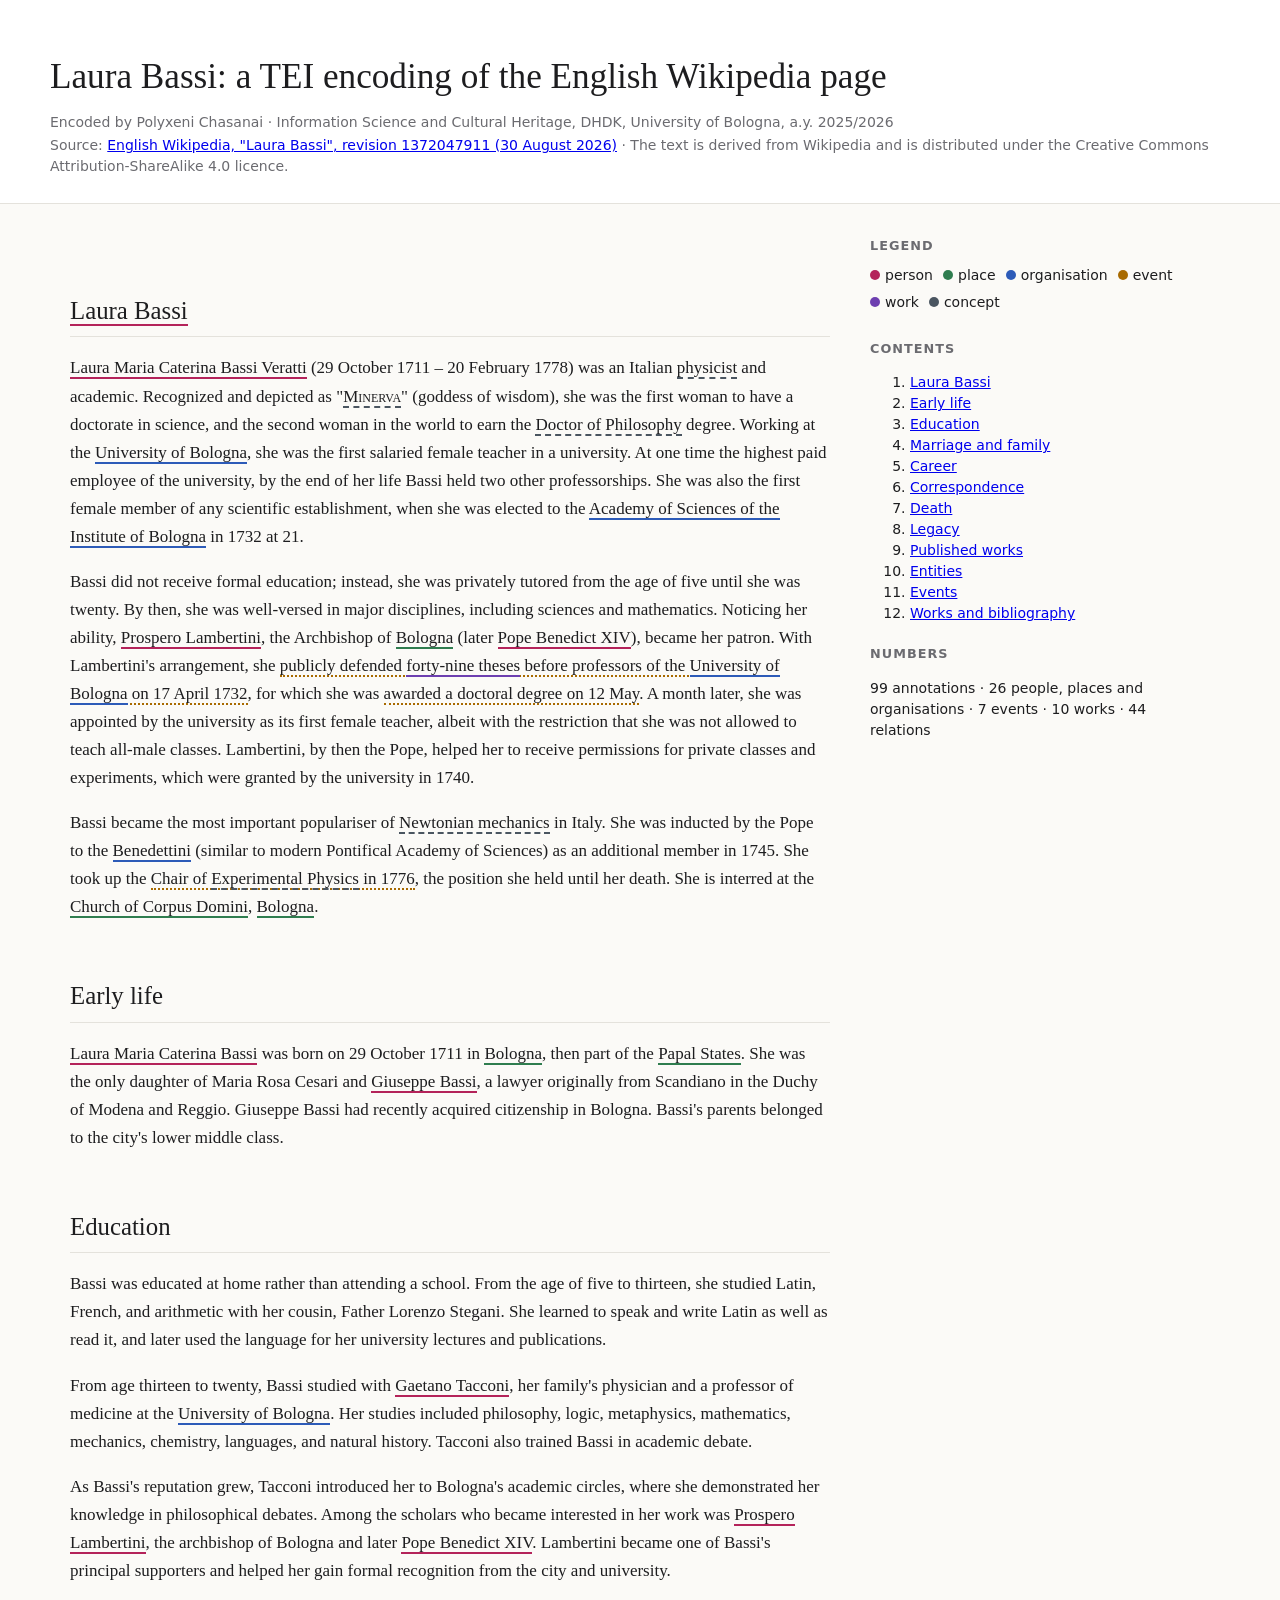
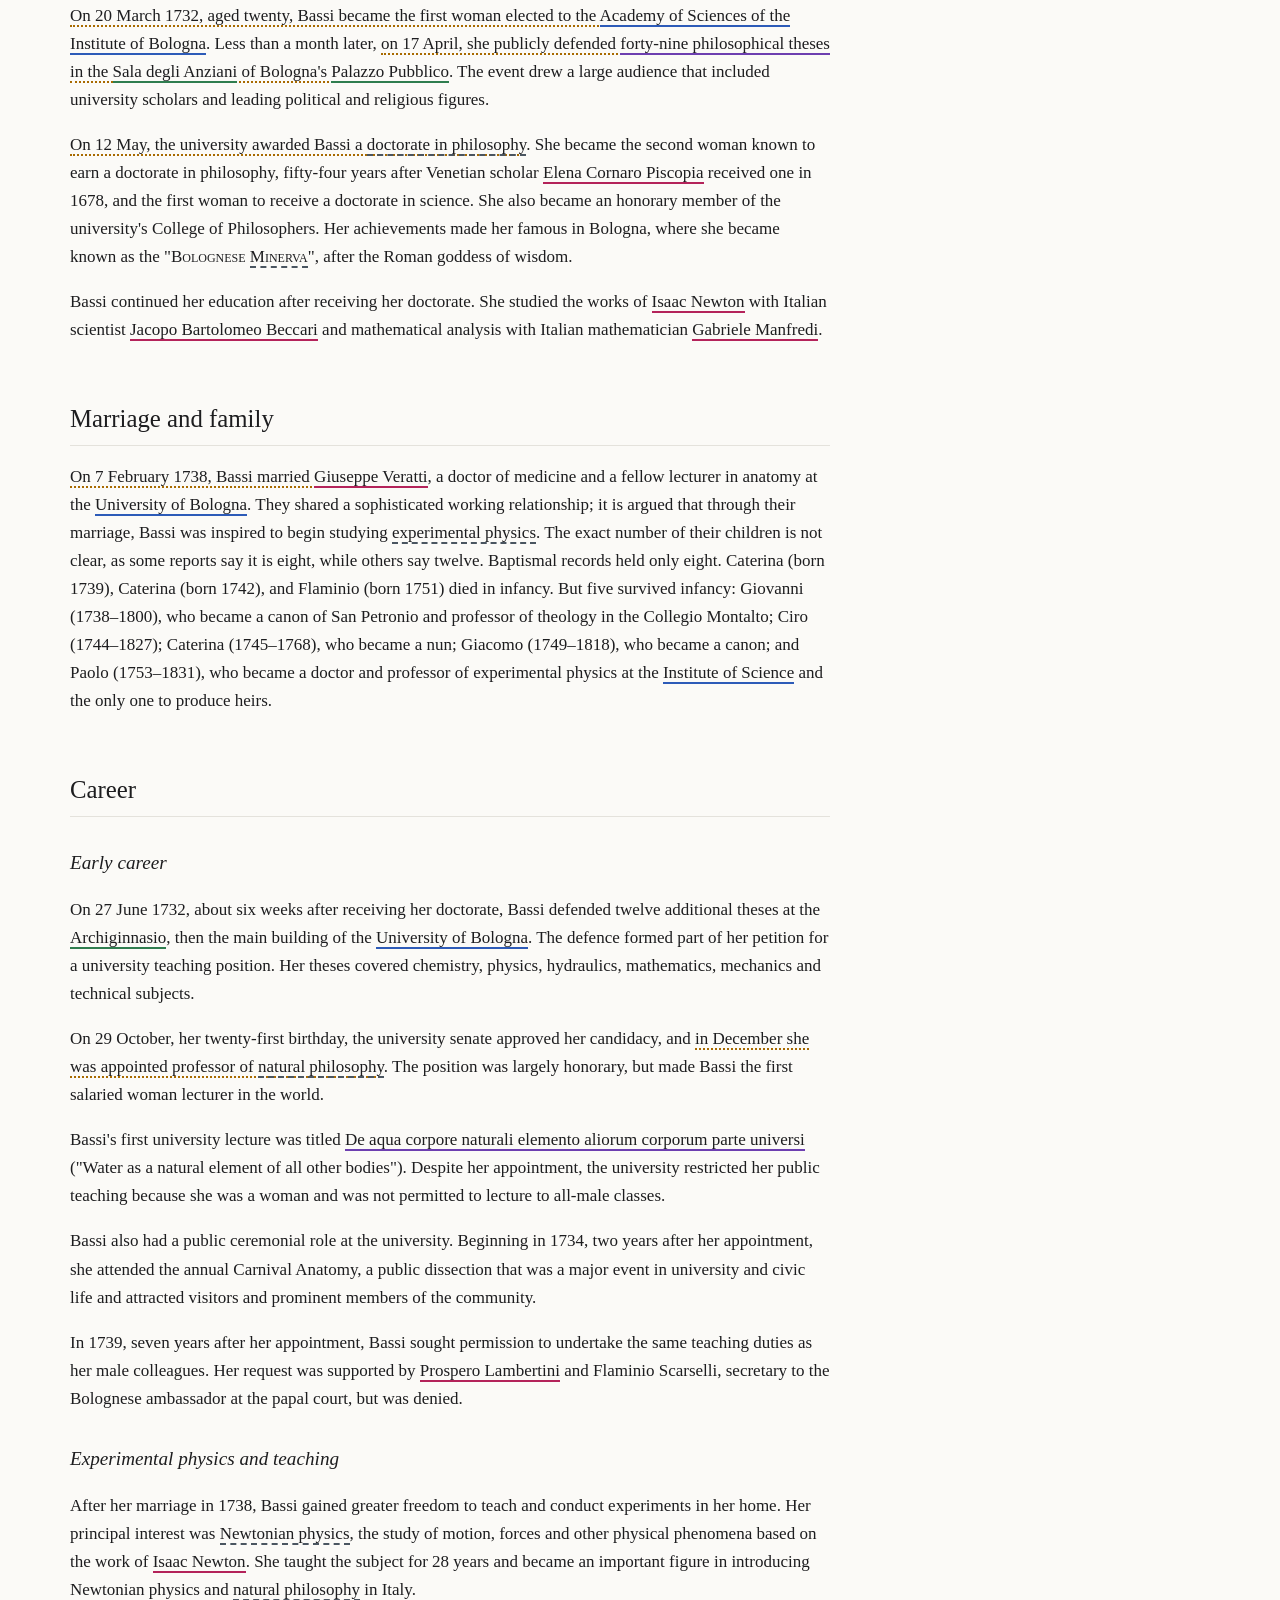
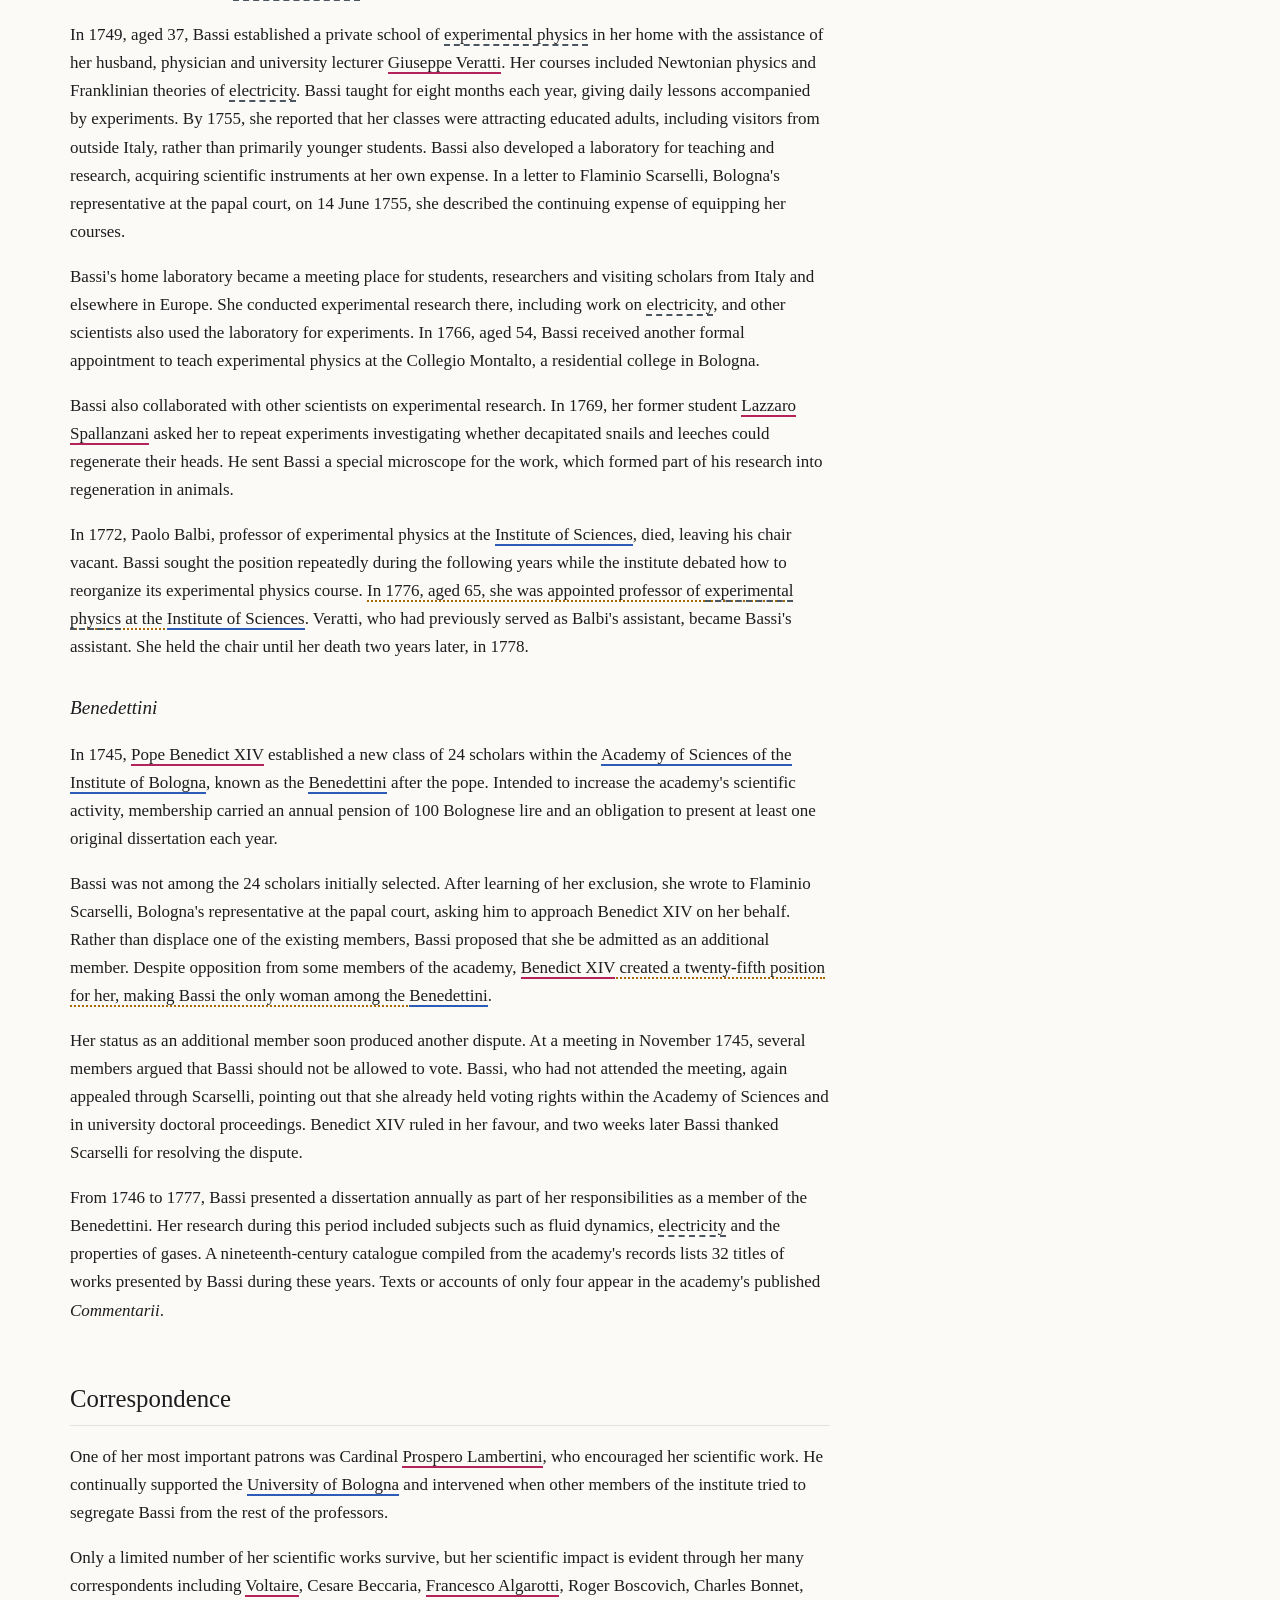
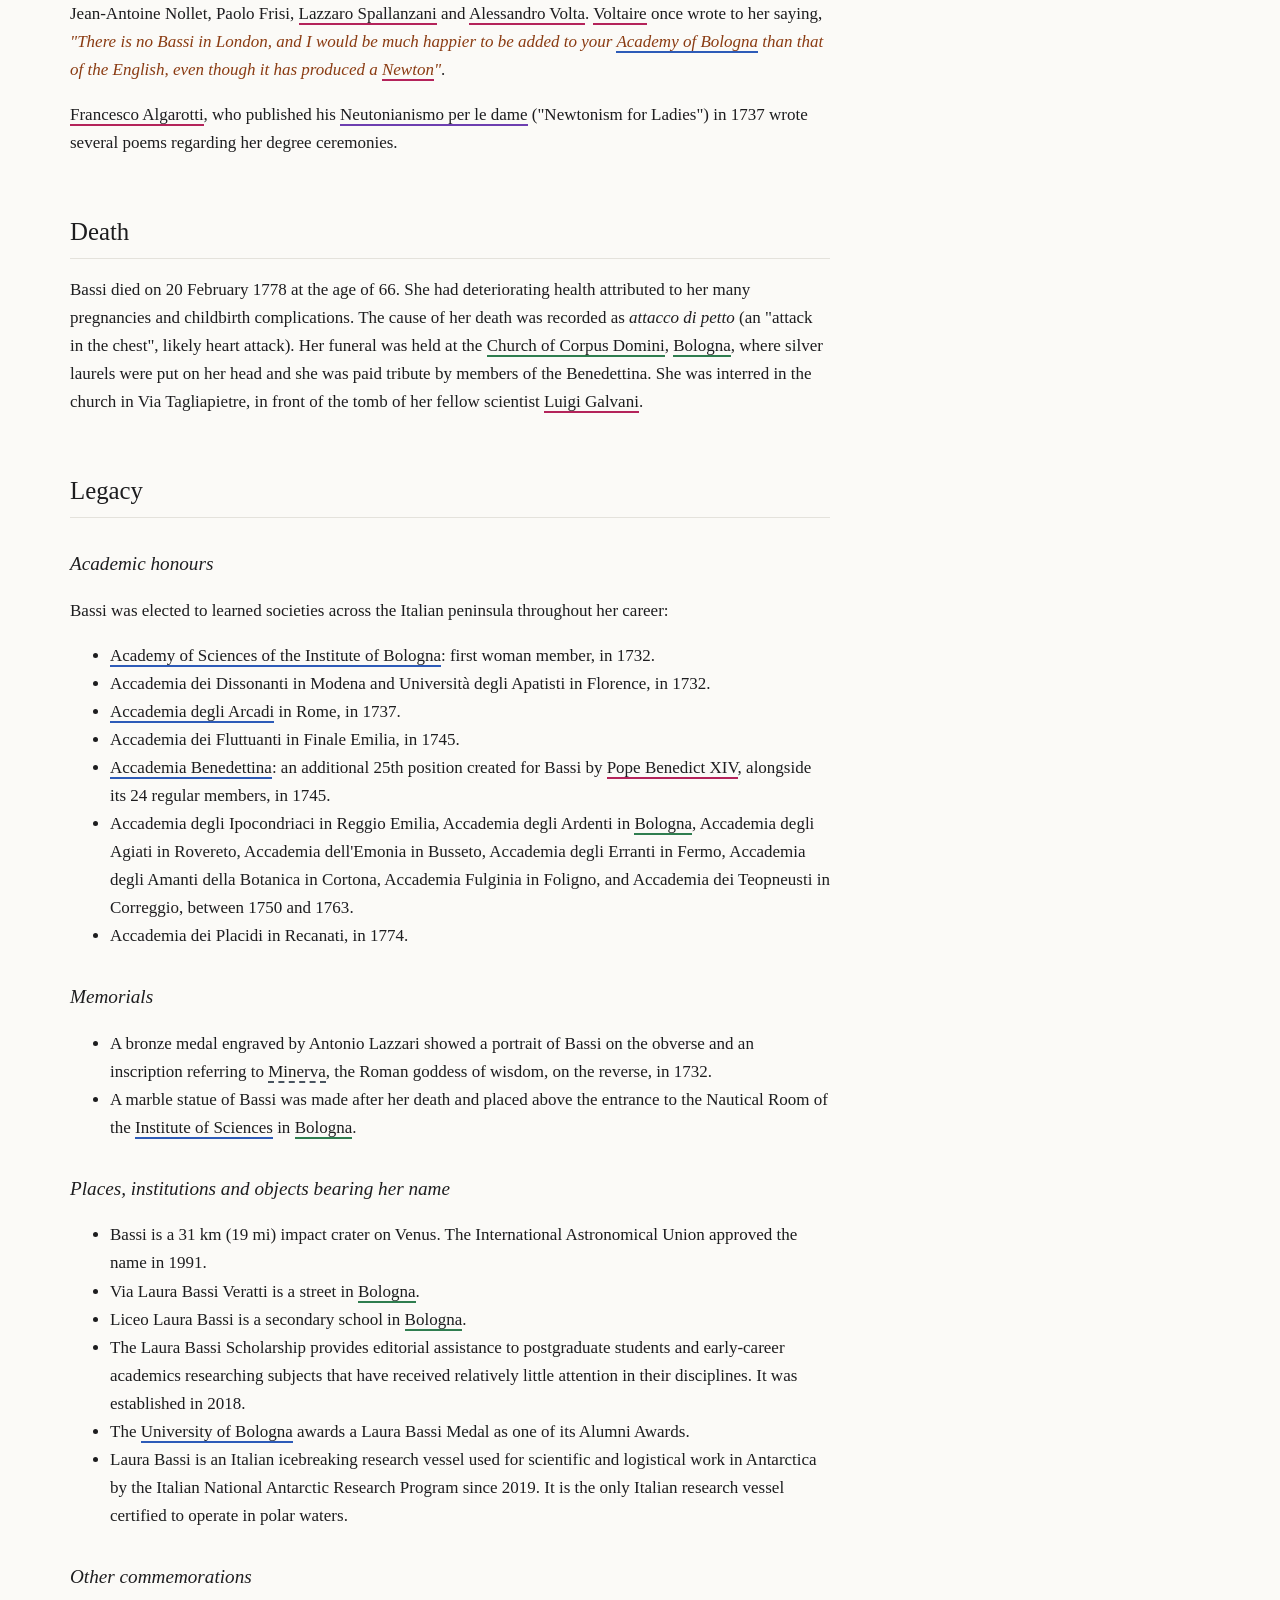
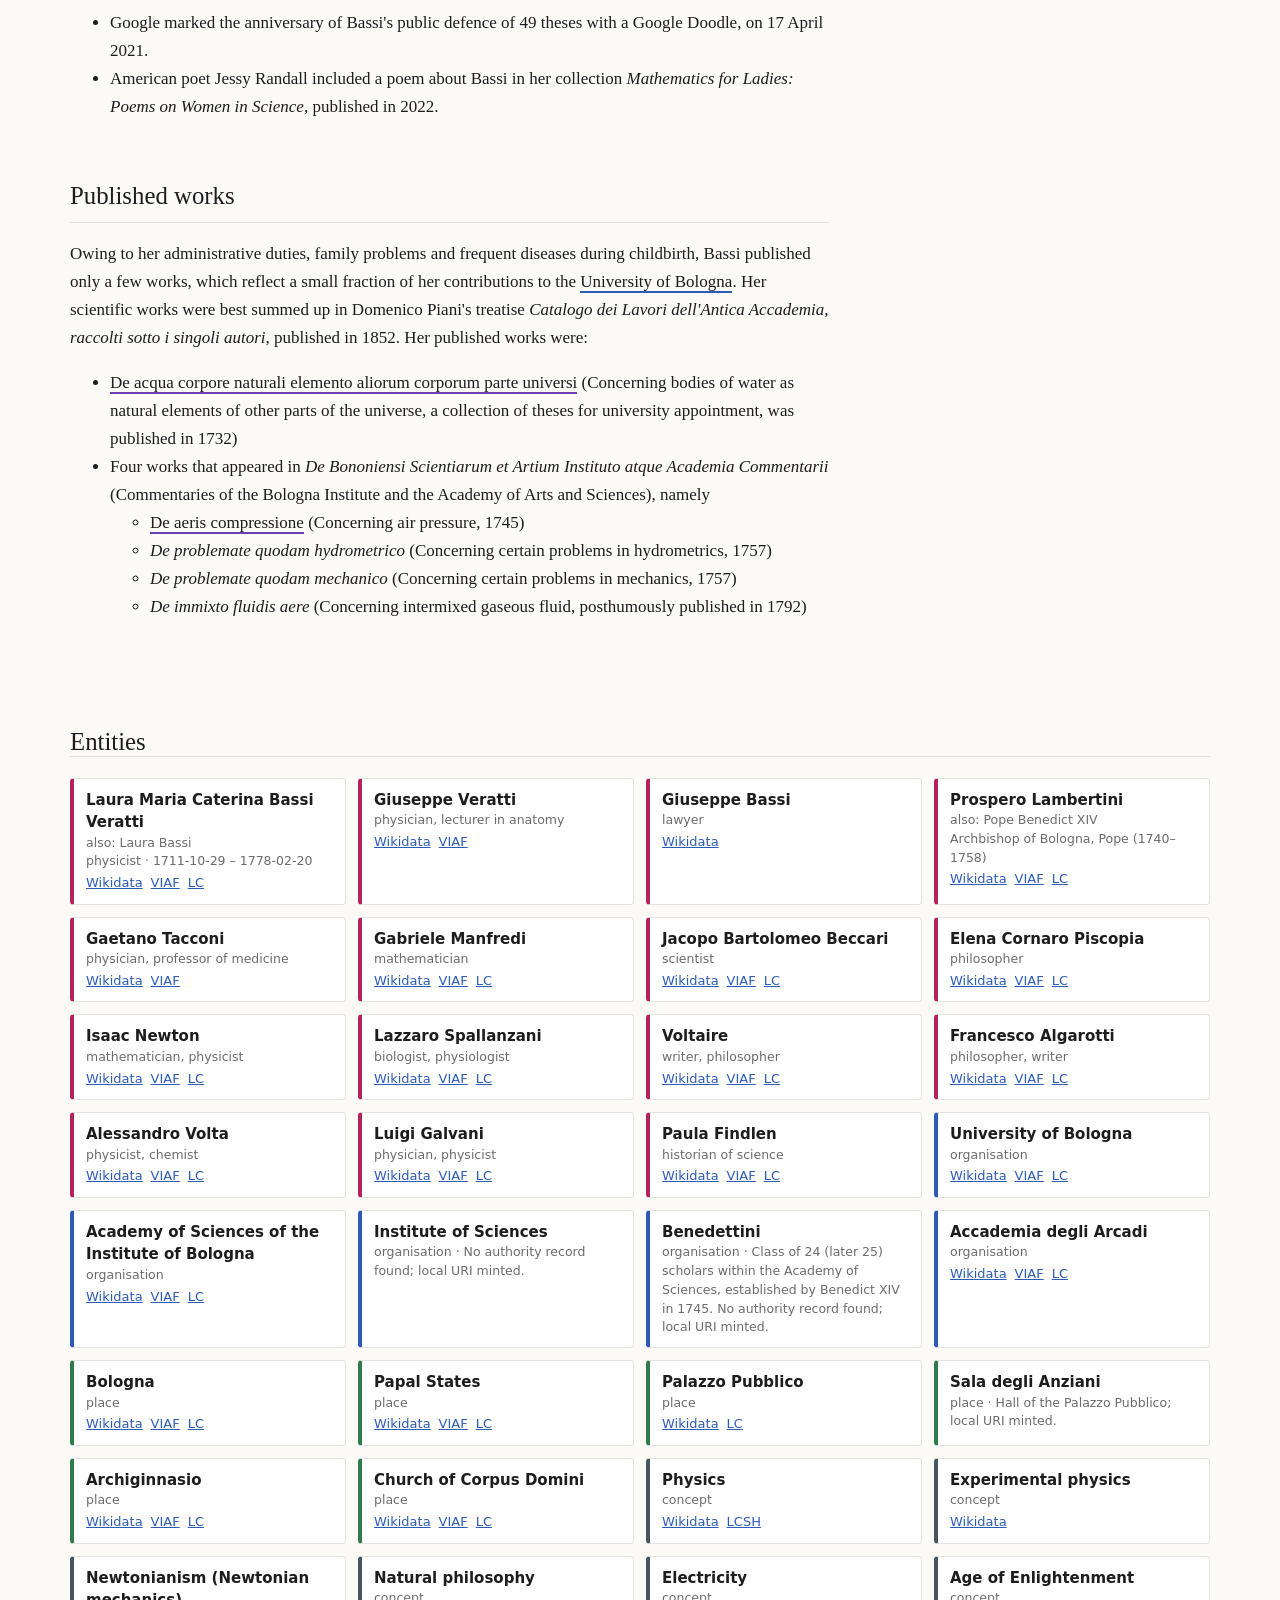
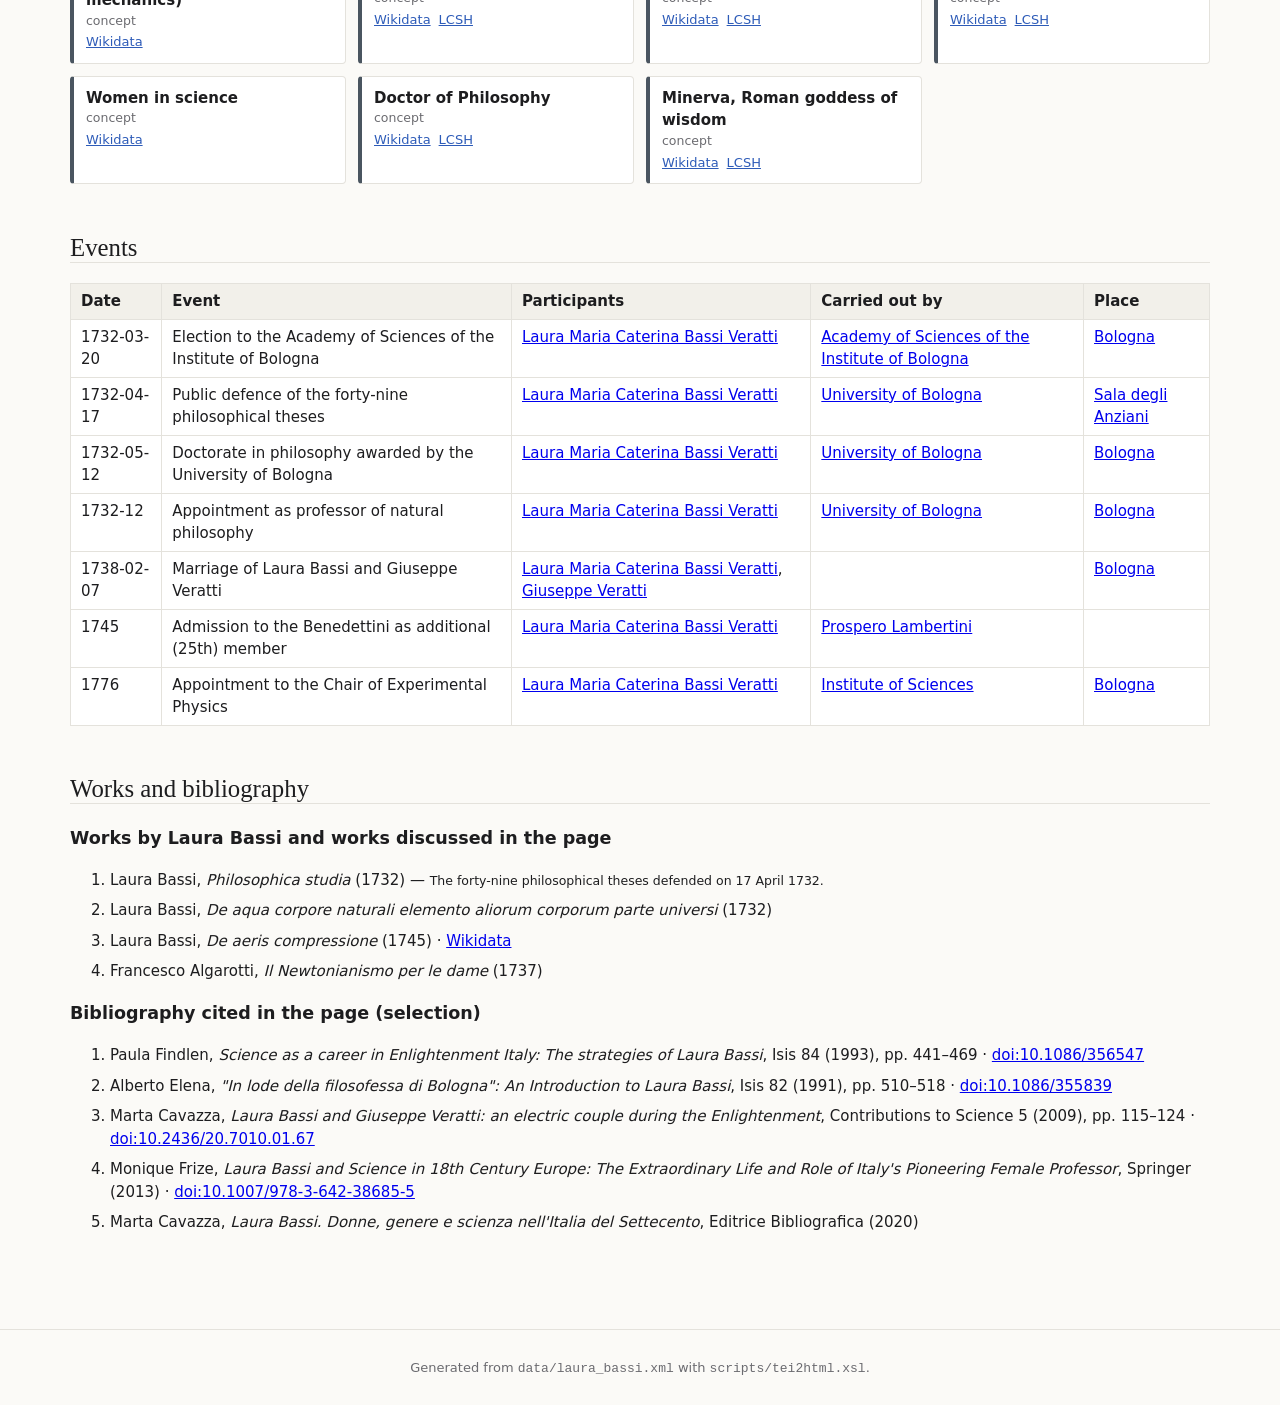
<file: output/laura_bassi.html>
<!DOCTYPE html>
<html lang="en">
<head>
<meta charset="UTF-8">
<meta name="viewport" content="width=device-width, initial-scale=1">
<title>Laura Bassi: a TEI encoding of the English Wikipedia page</title>
<link rel="schema.DC" href="http://purl.org/dc/elements/1.1/">
<meta name="DC.title" content="Laura Bassi: a TEI encoding of the English Wikipedia page">
<meta name="DC.creator" content="Polyxeni Chasanai">
<meta name="DC.source" content="https://en.wikipedia.org/w/index.php?title=Laura_Bassi&amp;oldid=1372047911">
<meta name="DC.rights" content="CC BY-SA 4.0">
<meta name="DC.language" content="en">
<style>
          :root { --ink:#1d1d1f; --muted:#6b6b70; --line:#e4e2dc; --paper:#fbfaf7;
                  --person:#b4235a; --place:#2f7d4f; --org:#2d5bb8; --event:#a86a00;
                  --work:#6d3fb0; --concept:#4a5560; --quote:#8a3b12; }
          * { box-sizing:border-box; }
          body { margin:0; background:var(--paper); color:var(--ink);
                 font:17px/1.65 Georgia, "Times New Roman", serif; }
          header.page { padding:48px 20px 24px; border-bottom:1px solid var(--line); background:#fff; }
          header.page .inner, main { max-width:1180px; margin:0 auto; }
          header.page h1 { font-size:2.2rem; margin:0 0 6px; font-weight:normal; }
          header.page p { margin:2px 0; color:var(--muted); font:14px/1.5 system-ui, sans-serif; }
          main { display:grid; grid-template-columns:minmax(0,1fr) 340px; gap:40px; padding:32px 20px 80px; }
          article h2 { font-weight:normal; font-size:1.55rem; margin:2.2em 0 .4em; border-bottom:1px solid var(--line); padding-bottom:.2em; }
          article h3 { font-weight:normal; font-style:italic; font-size:1.2rem; margin:1.6em 0 .3em; }
          aside { font:14px/1.5 system-ui, sans-serif; }
          aside section { position:sticky; top:16px; }
          aside h2 { font-size:.8rem; text-transform:uppercase; letter-spacing:.08em; color:var(--muted); margin:0 0 10px; }
          .legend span { display:inline-block; margin:0 10px 6px 0; }
          .e { text-decoration:none; color:inherit; border-bottom:2px solid; }
          .e:hover { background:#fff3c4; }
          .person{border-color:var(--person)} .place{border-color:var(--place)} .org{border-color:var(--org)}
          .event{border-color:var(--event); border-bottom-style:dotted} .work{border-color:var(--work)} .concept{border-color:var(--concept); border-bottom-style:dashed}
          .dot{display:inline-block;width:10px;height:10px;border-radius:50%;margin-right:5px;vertical-align:baseline}
          q.quote { color:var(--quote); font-style:italic; quotes:none; }
          .foreign, .title-it { font-style:italic; }
          .socalled { font-variant:small-caps; }
          section.lists { grid-column:1 / -1; font:15px/1.5 system-ui, sans-serif; }
          section.lists h2 { font:normal 1.55rem Georgia, serif; border-bottom:1px solid var(--line); margin-top:2em; }
          .cards { display:grid; grid-template-columns:repeat(auto-fill,minmax(250px,1fr)); gap:12px; }
          .card { background:#fff; border:1px solid var(--line); border-left:4px solid; padding:10px 12px; border-radius:4px; }
          .card:target { outline:3px solid #f3c64b; }
          .card b { display:block; }
          .card small { color:var(--muted); display:block; }
          .card a { color:var(--org); font-size:13px; margin-right:8px; }
          table { border-collapse:collapse; width:100%; background:#fff; }
          th, td { border:1px solid var(--line); padding:6px 10px; text-align:left; vertical-align:top; }
          th { background:#f2f0ea; font-weight:600; }
          ol.bibl li { margin-bottom:8px; }
          footer { text-align:center; color:var(--muted); font:13px system-ui, sans-serif; padding:30px 20px; border-top:1px solid var(--line); }
          @media (max-width:900px) { main { grid-template-columns:1fr; } aside section { position:static; } }
        </style>
</head>
<body>
<header class="page"><div class="inner">
<h1>Laura Bassi: a TEI encoding of the English Wikipedia page</h1>
<p>Encoded by Polyxeni Chasanai · Information Science and Cultural Heritage, DHDK, University of Bologna, a.y. 2025/2026</p>
<p>Source: <a href="https://en.wikipedia.org/w/index.php?title=Laura_Bassi&amp;oldid=1372047911">English Wikipedia, "Laura Bassi", revision 1372047911 (30 August 2026)</a> · The text is derived from Wikipedia and is distributed under the Creative Commons Attribution-ShareAlike 4.0 licence.</p>
</div></header><main><article>
      <section id="id1">
        <h2><a class="e person" href="#laura_bassi" title="person: Laura Maria Caterina Bassi Veratti">Laura Bassi</a></h2>
        <p><a class="e person" href="#laura_bassi" title="person: Laura Maria Caterina Bassi Veratti">Laura Maria Caterina Bassi Veratti</a> (<time datetime="1711-10-29">29 October 1711</time> – <time datetime="1778-02-20">20 February 1778</time>) was an Italian <a class="e concept" href="#physics" title="concept: Physics">physicist</a> and academic. Recognized and depicted as <span class="socalled">"<a class="e concept" href="#minerva" title="concept: Minerva, Roman goddess of wisdom">Minerva</a>"</span> (goddess of wisdom), she was the first woman to have a doctorate in science, and the second woman in the world to earn the <a class="e concept" href="#doctorate" title="concept: Doctor of Philosophy">Doctor of Philosophy</a> degree. Working at the <a class="e org" href="#unibo" title="org: University of Bologna">University of Bologna</a>, she was the first salaried female teacher in a university. At one time the highest paid employee of the university, by the end of her life Bassi held two other professorships. She was also the first female member of any scientific establishment, when she was elected to the <a class="e org" href="#academy_sciences_bologna" title="org: Academy of Sciences of the Institute of Bologna">Academy of Sciences of the Institute of Bologna</a> in <time datetime="1732">1732</time> at 21.</p>
        <p>Bassi did not receive formal education; instead, she was privately tutored from the age of five until she was twenty. By then, she was well-versed in major disciplines, including sciences and mathematics. Noticing her ability, <a class="e person" href="#benedict_xiv" title="person: Prospero Lambertini">Prospero Lambertini</a>, the Archbishop of <a class="e place" href="#bologna" title="place: Bologna">Bologna</a> (later <a class="e person" href="#benedict_xiv" title="person: Prospero Lambertini">Pope Benedict XIV</a>), became her patron. With Lambertini's arrangement, she <a class="e event" href="#thesis_defence_1732" title="event: Public defence of the forty-nine philosophical theses">publicly defended <span class="e work" title="work: Philosophica studia">forty-nine theses</span> before professors of the <span class="e org" title="org: University of Bologna">University of Bologna</span> on <time datetime="1732-04-17">17 April 1732</time></a>, for which she was <a class="e event" href="#doctorate_1732" title="event: Doctorate in philosophy awarded by the University of Bologna">awarded a doctoral degree on <time datetime="1732-05-12">12 May</time></a>. A month later, she was appointed by the university as its first female teacher, albeit with the restriction that she was not allowed to teach all-male classes. Lambertini, by then the Pope, helped her to receive permissions for private classes and experiments, which were granted by the university in <time datetime="1740">1740</time>.</p>
        <p>Bassi became the most important populariser of <a class="e concept" href="#newtonianism" title="concept: Newtonianism (Newtonian mechanics)">Newtonian mechanics</a> in Italy. She was inducted by the Pope to the <a class="e org" href="#benedettini" title="org: Benedettini">Benedettini</a> (similar to modern Pontifical Academy of Sciences) as an additional member in <time datetime="1745">1745</time>. She took up the <a class="e event" href="#chair_1776" title="event: Appointment to the Chair of Experimental Physics">Chair of <span class="e concept" title="concept: Experimental physics">Experimental Physics</span> in <time datetime="1776">1776</time></a>, the position she held until her death. She is interred at the <a class="e place" href="#corpus_domini" title="place: Church of Corpus Domini">Church of Corpus Domini</a>, <a class="e place" href="#bologna" title="place: Bologna">Bologna</a>.</p>
      </section>

      <section id="id2">
        <h2>Early life</h2>
        <p><a class="e person" href="#laura_bassi" title="person: Laura Maria Caterina Bassi Veratti">Laura Maria Caterina Bassi</a> was born on <time datetime="1711-10-29">29 October 1711</time> in <a class="e place" href="#bologna" title="place: Bologna">Bologna</a>, then part of the <a class="e place" href="#papal_states" title="place: Papal States">Papal States</a>. She was the only daughter of Maria Rosa Cesari and <a class="e person" href="#giuseppe_bassi" title="person: Giuseppe Bassi">Giuseppe Bassi</a>, a lawyer originally from Scandiano in the Duchy of Modena and Reggio. Giuseppe Bassi had recently acquired citizenship in Bologna. Bassi's parents belonged to the city's lower middle class.</p>
      </section>

      <section id="id3">
        <h2>Education</h2>
        <p>Bassi was educated at home rather than attending a school. From the age of five to thirteen, she studied Latin, French, and arithmetic with her cousin, Father Lorenzo Stegani. She learned to speak and write Latin as well as read it, and later used the language for her university lectures and publications.</p>
        <p>From age thirteen to twenty, Bassi studied with <a class="e person" href="#gaetano_tacconi" title="person: Gaetano Tacconi">Gaetano Tacconi</a>, her family's physician and a professor of medicine at the <a class="e org" href="#unibo" title="org: University of Bologna">University of Bologna</a>. Her studies included philosophy, logic, metaphysics, mathematics, mechanics, chemistry, languages, and natural history. Tacconi also trained Bassi in academic debate.</p>
        <p>As Bassi's reputation grew, Tacconi introduced her to Bologna's academic circles, where she demonstrated her knowledge in philosophical debates. Among the scholars who became interested in her work was <a class="e person" href="#benedict_xiv" title="person: Prospero Lambertini">Prospero Lambertini</a>, the archbishop of Bologna and later <a class="e person" href="#benedict_xiv" title="person: Prospero Lambertini">Pope Benedict XIV</a>. Lambertini became one of Bassi's principal supporters and helped her gain formal recognition from the city and university.</p>
        <p><a class="e event" href="#academy_election_1732" title="event: Election to the Academy of Sciences of the Institute of Bologna">On <time datetime="1732-03-20">20 March 1732</time>, aged twenty, Bassi became the first woman elected to the <span class="e org" title="org: Academy of Sciences of the Institute of Bologna">Academy of Sciences of the Institute of Bologna</span></a>. Less than a month later, <a class="e event" href="#thesis_defence_1732" title="event: Public defence of the forty-nine philosophical theses">on <time datetime="1732-04-17">17 April</time>, she publicly defended <span class="e work" title="work: Philosophica studia">forty-nine philosophical theses</span> in the <span class="e place" title="place: Sala degli Anziani">Sala degli Anziani</span> of Bologna's <span class="e place" title="place: Palazzo Pubblico">Palazzo Pubblico</span></a>. The event drew a large audience that included university scholars and leading political and religious figures.</p>
        <p><a class="e event" href="#doctorate_1732" title="event: Doctorate in philosophy awarded by the University of Bologna">On <time datetime="1732-05-12">12 May</time>, the university awarded Bassi a <span class="e concept" title="concept: Doctor of Philosophy">doctorate in philosophy</span></a>. She became the second woman known to earn a doctorate in philosophy, fifty-four years after Venetian scholar <a class="e person" href="#elena_cornaro" title="person: Elena Cornaro Piscopia">Elena Cornaro Piscopia</a> received one in <time datetime="1678">1678</time>, and the first woman to receive a doctorate in science. She also became an honorary member of the university's College of Philosophers. Her achievements made her famous in Bologna, where she became known as the <span class="socalled">"Bolognese <a class="e concept" href="#minerva" title="concept: Minerva, Roman goddess of wisdom">Minerva</a>"</span>, after the Roman goddess of wisdom.</p>
        <p>Bassi continued her education after receiving her doctorate. She studied the works of <a class="e person" href="#isaac_newton" title="person: Isaac Newton">Isaac Newton</a> with Italian scientist <a class="e person" href="#jacopo_beccari" title="person: Jacopo Bartolomeo Beccari">Jacopo Bartolomeo Beccari</a> and mathematical analysis with Italian mathematician <a class="e person" href="#gabriele_manfredi" title="person: Gabriele Manfredi">Gabriele Manfredi</a>.</p>
      </section>

      <section id="id4">
        <h2>Marriage and family</h2>
        <p><a class="e event" href="#marriage_1738" title="event: Marriage of Laura Bassi and Giuseppe Veratti">On <time datetime="1738-02-07">7 February 1738</time>, Bassi married <span class="e person" title="person: Giuseppe Veratti">Giuseppe Veratti</span></a>, a doctor of medicine and a fellow lecturer in anatomy at the <a class="e org" href="#unibo" title="org: University of Bologna">University of Bologna</a>. They shared a sophisticated working relationship; it is argued that through their marriage, Bassi was inspired to begin studying <a class="e concept" href="#experimental_physics" title="concept: Experimental physics">experimental physics</a>. The exact number of their children is not clear, as some reports say it is eight, while others say twelve. Baptismal records held only eight. Caterina (born 1739), Caterina (born 1742), and Flaminio (born 1751) died in infancy. But five survived infancy: Giovanni (1738–1800), who became a canon of San Petronio and professor of theology in the Collegio Montalto; Ciro (1744–1827); Caterina (1745–1768), who became a nun; Giacomo (1749–1818), who became a canon; and Paolo (1753–1831), who became a doctor and professor of experimental physics at the <a class="e org" href="#institute_of_sciences" title="org: Institute of Sciences">Institute of Science</a> and the only one to produce heirs.</p>
      </section>

      <section id="id5">
        <h2>Career</h2>
        <section>
          <h3>Early career</h3>
          <p>On <time datetime="1732-06-27">27 June 1732</time>, about six weeks after receiving her doctorate, Bassi defended twelve additional theses at the <a class="e place" href="#archiginnasio" title="place: Archiginnasio">Archiginnasio</a>, then the main building of the <a class="e org" href="#unibo" title="org: University of Bologna">University of Bologna</a>. The defence formed part of her petition for a university teaching position. Her theses covered chemistry, physics, hydraulics, mathematics, mechanics and technical subjects.</p>
          <p>On <time datetime="1732-10-29">29 October</time>, her twenty-first birthday, the university senate approved her candidacy, and <a class="e event" href="#appointment_1732" title="event: Appointment as professor of natural philosophy">in <time datetime="1732-12">December</time> she was appointed professor of <span class="e concept" title="concept: Natural philosophy">natural philosophy</span></a>. The position was largely honorary, but made Bassi the first salaried woman lecturer in the world.</p>
          <p>Bassi's first university lecture was titled <a class="e work" href="#de_aqua" title="work: De aqua corpore naturali elemento aliorum corporum parte universi">De aqua corpore naturali elemento aliorum corporum parte universi</a> ("Water as a natural element of all other bodies"). Despite her appointment, the university restricted her public teaching because she was a woman and was not permitted to lecture to all-male classes.</p>
          <p>Bassi also had a public ceremonial role at the university. Beginning in <time datetime="1734">1734</time>, two years after her appointment, she attended the annual Carnival Anatomy, a public dissection that was a major event in university and civic life and attracted visitors and prominent members of the community.</p>
          <p>In <time datetime="1739">1739</time>, seven years after her appointment, Bassi sought permission to undertake the same teaching duties as her male colleagues. Her request was supported by <a class="e person" href="#benedict_xiv" title="person: Prospero Lambertini">Prospero Lambertini</a> and Flaminio Scarselli, secretary to the Bolognese ambassador at the papal court, but was denied.</p>
        </section>
        <section>
          <h3>Experimental physics and teaching</h3>
          <p>After her marriage in <time datetime="1738">1738</time>, Bassi gained greater freedom to teach and conduct experiments in her home. Her principal interest was <a class="e concept" href="#newtonianism" title="concept: Newtonianism (Newtonian mechanics)">Newtonian physics</a>, the study of motion, forces and other physical phenomena based on the work of <a class="e person" href="#isaac_newton" title="person: Isaac Newton">Isaac Newton</a>. She taught the subject for 28 years and became an important figure in introducing Newtonian physics and <a class="e concept" href="#natural_philosophy" title="concept: Natural philosophy">natural philosophy</a> in Italy.</p>
          <p>In <time datetime="1749">1749</time>, aged 37, Bassi established a private school of <a class="e concept" href="#experimental_physics" title="concept: Experimental physics">experimental physics</a> in her home with the assistance of her husband, physician and university lecturer <a class="e person" href="#giuseppe_veratti" title="person: Giuseppe Veratti">Giuseppe Veratti</a>. Her courses included Newtonian physics and Franklinian theories of <a class="e concept" href="#electricity" title="concept: Electricity">electricity</a>. Bassi taught for eight months each year, giving daily lessons accompanied by experiments. By <time datetime="1755">1755</time>, she reported that her classes were attracting educated adults, including visitors from outside Italy, rather than primarily younger students. Bassi also developed a laboratory for teaching and research, acquiring scientific instruments at her own expense. In a letter to Flaminio Scarselli, Bologna's representative at the papal court, on <time datetime="1755-06-14">14 June 1755</time>, she described the continuing expense of equipping her courses.</p>
          <p>Bassi's home laboratory became a meeting place for students, researchers and visiting scholars from Italy and elsewhere in Europe. She conducted experimental research there, including work on <a class="e concept" href="#electricity" title="concept: Electricity">electricity</a>, and other scientists also used the laboratory for experiments. In <time datetime="1766">1766</time>, aged 54, Bassi received another formal appointment to teach experimental physics at the Collegio Montalto, a residential college in Bologna.</p>
          <p>Bassi also collaborated with other scientists on experimental research. In <time datetime="1769">1769</time>, her former student <a class="e person" href="#lazzaro_spallanzani" title="person: Lazzaro Spallanzani">Lazzaro Spallanzani</a> asked her to repeat experiments investigating whether decapitated snails and leeches could regenerate their heads. He sent Bassi a special microscope for the work, which formed part of his research into regeneration in animals.</p>
          <p>In <time datetime="1772">1772</time>, Paolo Balbi, professor of experimental physics at the <a class="e org" href="#institute_of_sciences" title="org: Institute of Sciences">Institute of Sciences</a>, died, leaving his chair vacant. Bassi sought the position repeatedly during the following years while the institute debated how to reorganize its experimental physics course. <a class="e event" href="#chair_1776" title="event: Appointment to the Chair of Experimental Physics">In <time datetime="1776">1776</time>, aged 65, she was appointed professor of <span class="e concept" title="concept: Experimental physics">experimental physics</span> at the <span class="e org" title="org: Institute of Sciences">Institute of Sciences</span></a>. Veratti, who had previously served as Balbi's assistant, became Bassi's assistant. She held the chair until her death two years later, in <time datetime="1778">1778</time>.</p>
        </section>
        <section>
          <h3>Benedettini</h3>
          <p>In <time datetime="1745">1745</time>, <a class="e person" href="#benedict_xiv" title="person: Prospero Lambertini">Pope Benedict XIV</a> established a new class of 24 scholars within the <a class="e org" href="#academy_sciences_bologna" title="org: Academy of Sciences of the Institute of Bologna">Academy of Sciences of the Institute of Bologna</a>, known as the <a class="e org" href="#benedettini" title="org: Benedettini">Benedettini</a> after the pope. Intended to increase the academy's scientific activity, membership carried an annual pension of 100 Bolognese lire and an obligation to present at least one original dissertation each year.</p>
          <p>Bassi was not among the 24 scholars initially selected. After learning of her exclusion, she wrote to Flaminio Scarselli, Bologna's representative at the papal court, asking him to approach Benedict XIV on her behalf. Rather than displace one of the existing members, Bassi proposed that she be admitted as an additional member. Despite opposition from some members of the academy, <a class="e event" href="#benedettini_1745" title="event: Admission to the Benedettini as additional (25th) member"><span class="e person" title="person: Prospero Lambertini">Benedict XIV</span> created a twenty-fifth position for her, making Bassi the only woman among the <span class="e org" title="org: Benedettini">Benedettini</span></a>.</p>
          <p>Her status as an additional member soon produced another dispute. At a meeting in <time datetime="1745-11">November 1745</time>, several members argued that Bassi should not be allowed to vote. Bassi, who had not attended the meeting, again appealed through Scarselli, pointing out that she already held voting rights within the Academy of Sciences and in university doctoral proceedings. Benedict XIV ruled in her favour, and two weeks later Bassi thanked Scarselli for resolving the dispute.</p>
          <p>From <time datetime="1746">1746</time> to <time datetime="1777">1777</time>, Bassi presented a dissertation annually as part of her responsibilities as a member of the Benedettini. Her research during this period included subjects such as fluid dynamics, <a class="e concept" href="#electricity" title="concept: Electricity">electricity</a> and the properties of gases. A nineteenth-century catalogue compiled from the academy's records lists 32 titles of works presented by Bassi during these years. Texts or accounts of only four appear in the academy's published <cite>Commentarii</cite>.</p>
        </section>
      </section>

      <section id="id6">
        <h2>Correspondence</h2>
        <p>One of her most important patrons was Cardinal <a class="e person" href="#benedict_xiv" title="person: Prospero Lambertini">Prospero Lambertini</a>, who encouraged her scientific work. He continually supported the <a class="e org" href="#unibo" title="org: University of Bologna">University of Bologna</a> and intervened when other members of the institute tried to segregate Bassi from the rest of the professors.</p>
        <p>Only a limited number of her scientific works survive, but her scientific impact is evident through her many correspondents including <a class="e person" href="#voltaire" title="person: Voltaire">Voltaire</a>, Cesare Beccaria, <a class="e person" href="#francesco_algarotti" title="person: Francesco Algarotti">Francesco Algarotti</a>, Roger Boscovich, Charles Bonnet, Jean-Antoine Nollet, Paolo Frisi, <a class="e person" href="#lazzaro_spallanzani" title="person: Lazzaro Spallanzani">Lazzaro Spallanzani</a> and <a class="e person" href="#alessandro_volta" title="person: Alessandro Volta">Alessandro Volta</a>. <a class="e person" href="#voltaire" title="person: Voltaire">Voltaire</a> once wrote to her saying, <q class="quote" id="voltaire_quote" cite="#voltaire">"There is no Bassi in London, and I would be much happier to be added to your <a class="e org" href="#academy_sciences_bologna" title="org: Academy of Sciences of the Institute of Bologna">Academy of Bologna</a> than that of the English, even though it has produced a <a class="e person" href="#isaac_newton" title="person: Isaac Newton">Newton</a>"</q>.</p>
        <p><a class="e person" href="#francesco_algarotti" title="person: Francesco Algarotti">Francesco Algarotti</a>, who published his <a class="e work" href="#newtonianismo_dame" title="work: Il Newtonianismo per le dame">Neutonianismo per le dame</a> ("Newtonism for Ladies") in <time datetime="1737">1737</time> wrote several poems regarding her degree ceremonies.</p>
      </section>

      <section id="id7">
        <h2>Death</h2>
        <p>Bassi died on <time datetime="1778-02-20">20 February 1778</time> at the age of 66. She had deteriorating health attributed to her many pregnancies and childbirth complications. The cause of her death was recorded as <i class="foreign" lang="it">attacco di petto</i> (an "attack in the chest", likely heart attack). Her funeral was held at the <a class="e place" href="#corpus_domini" title="place: Church of Corpus Domini">Church of Corpus Domini</a>, <a class="e place" href="#bologna" title="place: Bologna">Bologna</a>, where silver laurels were put on her head and she was paid tribute by members of the Benedettina. She was interred in the church in Via Tagliapietre, in front of the tomb of her fellow scientist <a class="e person" href="#luigi_galvani" title="person: Luigi Galvani">Luigi Galvani</a>.</p>
      </section>

      <section id="id8">
        <h2>Legacy</h2>
        <section>
          <h3>Academic honours</h3>
          <p>Bassi was elected to learned societies across the Italian peninsula throughout her career:</p>
          <ul>
<li>
<a class="e org" href="#academy_sciences_bologna" title="org: Academy of Sciences of the Institute of Bologna">Academy of Sciences of the Institute of Bologna</a>: first woman member, in <time datetime="1732">1732</time>.</li>
<li>Accademia dei Dissonanti in Modena and Università degli Apatisti in Florence, in <time datetime="1732">1732</time>.</li>
<li>
<a class="e org" href="#arcadian_academy" title="org: Accademia degli Arcadi">Accademia degli Arcadi</a> in Rome, in <time datetime="1737">1737</time>.</li>
<li>Accademia dei Fluttuanti in Finale Emilia, in <time datetime="1745">1745</time>.</li>
<li>
<a class="e org" href="#benedettini" title="org: Benedettini">Accademia Benedettina</a>: an additional 25th position created for Bassi by <a class="e person" href="#benedict_xiv" title="person: Prospero Lambertini">Pope Benedict XIV</a>, alongside its 24 regular members, in <time datetime="1745">1745</time>.</li>
<li>Accademia degli Ipocondriaci in Reggio Emilia, Accademia degli Ardenti in <a class="e place" href="#bologna" title="place: Bologna">Bologna</a>, Accademia degli Agiati in Rovereto, Accademia dell'Emonia in Busseto, Accademia degli Erranti in Fermo, Accademia degli Amanti della Botanica in Cortona, Accademia Fulginia in Foligno, and Accademia dei Teopneusti in Correggio, between <time datetime="1750">1750 and 1763</time>.</li>
<li>Accademia dei Placidi in Recanati, in <time datetime="1774">1774</time>.</li>
</ul>
        </section>
        <section>
          <h3>Memorials</h3>
          <ul>
<li>A bronze medal engraved by Antonio Lazzari showed a portrait of Bassi on the obverse and an inscription referring to <a class="e concept" href="#minerva" title="concept: Minerva, Roman goddess of wisdom">Minerva</a>, the Roman goddess of wisdom, on the reverse, in <time datetime="1732">1732</time>.</li>
<li>A marble statue of Bassi was made after her death and placed above the entrance to the Nautical Room of the <a class="e org" href="#institute_of_sciences" title="org: Institute of Sciences">Institute of Sciences</a> in <a class="e place" href="#bologna" title="place: Bologna">Bologna</a>.</li>
</ul>
        </section>
        <section>
          <h3>Places, institutions and objects bearing her name</h3>
          <ul>
<li>Bassi is a 31 km (19 mi) impact crater on Venus. The International Astronomical Union approved the name in <time datetime="1991">1991</time>.</li>
<li>Via Laura Bassi Veratti is a street in <a class="e place" href="#bologna" title="place: Bologna">Bologna</a>.</li>
<li>Liceo Laura Bassi is a secondary school in <a class="e place" href="#bologna" title="place: Bologna">Bologna</a>.</li>
<li>The Laura Bassi Scholarship provides editorial assistance to postgraduate students and early-career academics researching subjects that have received relatively little attention in their disciplines. It was established in <time datetime="2018">2018</time>.</li>
<li>The <a class="e org" href="#unibo" title="org: University of Bologna">University of Bologna</a> awards a Laura Bassi Medal as one of its Alumni Awards.</li>
<li>Laura Bassi is an Italian icebreaking research vessel used for scientific and logistical work in Antarctica by the Italian National Antarctic Research Program since <time datetime="2019">2019</time>. It is the only Italian research vessel certified to operate in polar waters.</li>
</ul>
        </section>
        <section>
          <h3>Other commemorations</h3>
          <ul>
<li>Google marked the anniversary of Bassi's public defence of 49 theses with a Google Doodle, on <time datetime="2021-04-17">17 April 2021</time>.</li>
<li>American poet Jessy Randall included a poem about Bassi in her collection <cite>Mathematics for Ladies: Poems on Women in Science</cite>, published in <time datetime="2022">2022</time>.</li>
</ul>
        </section>
      </section>

      <section id="id9">
        <h2>Published works</h2>
        <p>Owing to her administrative duties, family problems and frequent diseases during childbirth, Bassi published only a few works, which reflect a small fraction of her contributions to the <a class="e org" href="#unibo" title="org: University of Bologna">University of Bologna</a>. Her scientific works were best summed up in Domenico Piani's treatise <cite>Catalogo dei Lavori dell'Antica Accademia, raccolti sotto i singoli autori</cite>, published in <time datetime="1852">1852</time>. Her published works were:</p>
        <ul>
<li>
<a class="e work" href="#de_aqua" title="work: De aqua corpore naturali elemento aliorum corporum parte universi">De acqua corpore naturali elemento aliorum corporum parte universi</a> (Concerning bodies of water as natural elements of other parts of the universe, a collection of theses for university appointment, was published in <time datetime="1732">1732</time>)</li>
<li>Four works that appeared in <cite>De Bononiensi Scientiarum et Artium Instituto atque Academia Commentarii</cite> (Commentaries of the Bologna Institute and the Academy of Arts and Sciences), namely
            <ul>
<li>
<a class="e work" href="#de_aeris_compressione" title="work: De aeris compressione">De aeris compressione</a> (Concerning air pressure, <time datetime="1745">1745</time>)</li>
<li>
<cite>De problemate quodam hydrometrico</cite> (Concerning certain problems in hydrometrics, <time datetime="1757">1757</time>)</li>
<li>
<cite>De problemate quodam mechanico</cite> (Concerning certain problems in mechanics, <time datetime="1757">1757</time>)</li>
<li>
<cite>De immixto fluidis aere</cite> (Concerning intermixed gaseous fluid, posthumously published in <time datetime="1792">1792</time>)</li>
</ul>
          </li>
</ul>
      </section>
    </article><aside><section><h2>Legend</h2>
<div class="legend">
<span><i class="dot" style="background:var(--person)"></i>person</span><span><i class="dot" style="background:var(--place)"></i>place</span><span><i class="dot" style="background:var(--org)"></i>organisation</span><span><i class="dot" style="background:var(--event)"></i>event</span><span><i class="dot" style="background:var(--work)"></i>work</span><span><i class="dot" style="background:var(--concept)"></i>concept</span>
</div>
<h2 style="margin-top:20px">Contents</h2>
<ol>
<li><a href="#id1">Laura Bassi</a></li>
<li><a href="#id2">Early life</a></li>
<li><a href="#id3">Education</a></li>
<li><a href="#id4">Marriage and family</a></li>
<li><a href="#id5">Career</a></li>
<li><a href="#id6">Correspondence</a></li>
<li><a href="#id7">Death</a></li>
<li><a href="#id8">Legacy</a></li>
<li><a href="#id9">Published works</a></li>
<li><a href="#entities">Entities</a></li>
<li><a href="#events">Events</a></li>
<li><a href="#works">Works and bibliography</a></li>
</ol>
<h2 style="margin-top:20px">Numbers</h2>
<p>99 annotations ·
                26 people, places and organisations ·
                7 events ·
                10 works ·
                44 relations
              </p></section></aside><section class="lists" id="entities"><h2>Entities</h2>
<div class="cards">
<div class="card" id="laura_bassi" style="border-left-color:var(--person)">
<b>Laura Maria Caterina Bassi Veratti</b><small>also: Laura Bassi</small><small>physicist · 1711-10-29 – 1778-02-20</small><a href="http://www.wikidata.org/entity/Q541652">Wikidata</a><a href="https://viaf.org/viaf/42647435">VIAF</a><a href="http://id.loc.gov/authorities/names/n85824830">LC</a>
</div>
<div class="card" id="giuseppe_veratti" style="border-left-color:var(--person)">
<b>Giuseppe Veratti</b><small>physician, lecturer in anatomy</small><a href="http://www.wikidata.org/entity/Q131245050">Wikidata</a><a href="https://viaf.org/viaf/275491168">VIAF</a>
</div>
<div class="card" id="giuseppe_bassi" style="border-left-color:var(--person)">
<b>Giuseppe Bassi</b><small>lawyer</small><a href="http://www.wikidata.org/entity/Q102288986">Wikidata</a>
</div>
<div class="card" id="benedict_xiv" style="border-left-color:var(--person)">
<b>Prospero Lambertini</b><small>also: Pope Benedict XIV</small><small>Archbishop of Bologna, Pope (1740–1758)</small><a href="http://www.wikidata.org/entity/Q126711">Wikidata</a><a href="https://viaf.org/viaf/76327169">VIAF</a><a href="http://id.loc.gov/authorities/names/n80104086">LC</a>
</div>
<div class="card" id="gaetano_tacconi" style="border-left-color:var(--person)">
<b>Gaetano Tacconi</b><small>physician, professor of medicine</small><a href="http://www.wikidata.org/entity/Q115856535">Wikidata</a><a href="https://viaf.org/viaf/20594945">VIAF</a>
</div>
<div class="card" id="gabriele_manfredi" style="border-left-color:var(--person)">
<b>Gabriele Manfredi</b><small>mathematician</small><a href="http://www.wikidata.org/entity/Q3565991">Wikidata</a><a href="https://viaf.org/viaf/27851061">VIAF</a><a href="http://id.loc.gov/authorities/names/no2009065882">LC</a>
</div>
<div class="card" id="jacopo_beccari" style="border-left-color:var(--person)">
<b>Jacopo Bartolomeo Beccari</b><small>scientist</small><a href="http://www.wikidata.org/entity/Q3210669">Wikidata</a><a href="https://viaf.org/viaf/34724361">VIAF</a><a href="http://id.loc.gov/authorities/names/n2007184156">LC</a>
</div>
<div class="card" id="elena_cornaro" style="border-left-color:var(--person)">
<b>Elena Cornaro Piscopia</b><small>philosopher</small><a href="http://www.wikidata.org/entity/Q466851">Wikidata</a><a href="https://viaf.org/viaf/50133485">VIAF</a><a href="http://id.loc.gov/authorities/names/nr95046943">LC</a>
</div>
<div class="card" id="isaac_newton" style="border-left-color:var(--person)">
<b>Isaac Newton</b><small>mathematician, physicist</small><a href="http://www.wikidata.org/entity/Q935">Wikidata</a><a href="https://viaf.org/viaf/22146457">VIAF</a><a href="http://id.loc.gov/authorities/names/n79007443">LC</a>
</div>
<div class="card" id="lazzaro_spallanzani" style="border-left-color:var(--person)">
<b>Lazzaro Spallanzani</b><small>biologist, physiologist</small><a href="http://www.wikidata.org/entity/Q213351">Wikidata</a><a href="https://viaf.org/viaf/7405452">VIAF</a><a href="http://id.loc.gov/authorities/names/n79077547">LC</a>
</div>
<div class="card" id="voltaire" style="border-left-color:var(--person)">
<b>Voltaire</b><small>writer, philosopher</small><a href="http://www.wikidata.org/entity/Q9068">Wikidata</a><a href="https://viaf.org/viaf/36925746">VIAF</a><a href="http://id.loc.gov/authorities/names/n80126267">LC</a>
</div>
<div class="card" id="francesco_algarotti" style="border-left-color:var(--person)">
<b>Francesco Algarotti</b><small>philosopher, writer</small><a href="http://www.wikidata.org/entity/Q439081">Wikidata</a><a href="https://viaf.org/viaf/68955699">VIAF</a><a href="http://id.loc.gov/authorities/names/n82110127">LC</a>
</div>
<div class="card" id="alessandro_volta" style="border-left-color:var(--person)">
<b>Alessandro Volta</b><small>physicist, chemist</small><a href="http://www.wikidata.org/entity/Q680">Wikidata</a><a href="https://viaf.org/viaf/9950567">VIAF</a><a href="http://id.loc.gov/authorities/names/n80149535">LC</a>
</div>
<div class="card" id="luigi_galvani" style="border-left-color:var(--person)">
<b>Luigi Galvani</b><small>physician, physicist</small><a href="http://www.wikidata.org/entity/Q1589">Wikidata</a><a href="https://viaf.org/viaf/74068991">VIAF</a><a href="http://id.loc.gov/authorities/names/n82254793">LC</a>
</div>
<div class="card" id="paula_findlen" style="border-left-color:var(--person)">
<b>Paula Findlen</b><small>historian of science</small><a href="http://www.wikidata.org/entity/Q28921839">Wikidata</a><a href="https://viaf.org/viaf/9957596">VIAF</a><a href="http://id.loc.gov/authorities/names/n93019516">LC</a>
</div>
<div class="card" id="unibo" style="border-left-color:var(--org)">
<b>University of Bologna</b><small>organisation</small><a href="http://www.wikidata.org/entity/Q131262">Wikidata</a><a href="https://viaf.org/viaf/155886025">VIAF</a><a href="http://id.loc.gov/authorities/names/n79043915">LC</a>
</div>
<div class="card" id="academy_sciences_bologna" style="border-left-color:var(--org)">
<b>Academy of Sciences of the Institute of Bologna</b><small>organisation</small><a href="http://www.wikidata.org/entity/Q4671532">Wikidata</a><a href="https://viaf.org/viaf/127702994">VIAF</a><a href="http://id.loc.gov/authorities/names/n80107489">LC</a>
</div>
<div class="card" id="institute_of_sciences" style="border-left-color:var(--org)">
<b>Institute of Sciences</b><small>organisation · No authority record found; local URI minted.</small>
</div>
<div class="card" id="benedettini" style="border-left-color:var(--org)">
<b>Benedettini</b><small>organisation · Class of 24 (later 25) scholars within the Academy of Sciences, established by Benedict XIV in 1745. No authority record found; local URI minted.</small>
</div>
<div class="card" id="arcadian_academy" style="border-left-color:var(--org)">
<b>Accademia degli Arcadi</b><small>organisation</small><a href="http://www.wikidata.org/entity/Q338478">Wikidata</a><a href="https://viaf.org/viaf/168958973">VIAF</a><a href="http://id.loc.gov/authorities/names/n85090892">LC</a>
</div>
<div class="card" id="bologna" style="border-left-color:var(--place)">
<b>Bologna</b><small>place</small><a href="http://www.wikidata.org/entity/Q1891">Wikidata</a><a href="https://viaf.org/viaf/144875967">VIAF</a><a href="http://id.loc.gov/authorities/names/n79021394">LC</a>
</div>
<div class="card" id="papal_states" style="border-left-color:var(--place)">
<b>Papal States</b><small>place</small><a href="http://www.wikidata.org/entity/Q170174">Wikidata</a><a href="https://viaf.org/viaf/124322284">VIAF</a><a href="http://id.loc.gov/authorities/names/n79066158">LC</a>
</div>
<div class="card" id="palazzo_accursio" style="border-left-color:var(--place)">
<b>Palazzo Pubblico</b><small>place</small><a href="http://www.wikidata.org/entity/Q2267154">Wikidata</a><a href="http://id.loc.gov/authorities/names/n2019007877">LC</a>
</div>
<div class="card" id="sala_anziani" style="border-left-color:var(--place)">
<b>Sala degli Anziani</b><small>place · Hall of the Palazzo Pubblico; local URI minted.</small>
</div>
<div class="card" id="archiginnasio" style="border-left-color:var(--place)">
<b>Archiginnasio</b><small>place</small><a href="http://www.wikidata.org/entity/Q1476981">Wikidata</a><a href="https://viaf.org/viaf/126175387">VIAF</a><a href="http://id.loc.gov/authorities/names/no2012045125">LC</a>
</div>
<div class="card" id="corpus_domini" style="border-left-color:var(--place)">
<b>Church of Corpus Domini</b><small>place</small><a href="http://www.wikidata.org/entity/Q55107446">Wikidata</a><a href="https://viaf.org/viaf/167797325">VIAF</a><a href="http://id.loc.gov/authorities/names/no2002039920">LC</a>
</div>
<div class="card" id="physics" style="border-left-color:var(--concept)">
<b>Physics</b><small>concept</small><a href="http://www.wikidata.org/entity/Q413">Wikidata</a><a href="http://id.loc.gov/authorities/subjects/sh85101653">LCSH</a>
</div>
<div class="card" id="experimental_physics" style="border-left-color:var(--concept)">
<b>Experimental physics</b><small>concept</small><a href="http://www.wikidata.org/entity/Q18366">Wikidata</a>
</div>
<div class="card" id="newtonianism" style="border-left-color:var(--concept)">
<b>Newtonianism (Newtonian mechanics)</b><small>concept</small><a href="http://www.wikidata.org/entity/Q17123497">Wikidata</a>
</div>
<div class="card" id="natural_philosophy" style="border-left-color:var(--concept)">
<b>Natural philosophy</b><small>concept</small><a href="http://www.wikidata.org/entity/Q269323">Wikidata</a><a href="http://id.loc.gov/authorities/subjects/sh85101004">LCSH</a>
</div>
<div class="card" id="electricity" style="border-left-color:var(--concept)">
<b>Electricity</b><small>concept</small><a href="http://www.wikidata.org/entity/Q12725">Wikidata</a><a href="http://id.loc.gov/authorities/subjects/sh85042065">LCSH</a>
</div>
<div class="card" id="enlightenment" style="border-left-color:var(--concept)">
<b>Age of Enlightenment</b><small>concept</small><a href="http://www.wikidata.org/entity/Q12539">Wikidata</a><a href="http://id.loc.gov/authorities/subjects/sh85044032">LCSH</a>
</div>
<div class="card" id="women_in_science" style="border-left-color:var(--concept)">
<b>Women in science</b><small>concept</small><a href="http://www.wikidata.org/entity/Q113616">Wikidata</a>
</div>
<div class="card" id="doctorate" style="border-left-color:var(--concept)">
<b>Doctor of Philosophy</b><small>concept</small><a href="http://www.wikidata.org/entity/Q752297">Wikidata</a><a href="http://id.loc.gov/authorities/subjects/sh85038715">LCSH</a>
</div>
<div class="card" id="minerva" style="border-left-color:var(--concept)">
<b>Minerva, Roman goddess of wisdom</b><small>concept</small><a href="http://www.wikidata.org/entity/Q126916">Wikidata</a><a href="http://id.loc.gov/authorities/names/no2018111002">LCSH</a>
</div>
</div>
<h2 id="events">Events</h2>
<table>
<tr>
<th>Date</th>
<th>Event</th>
<th>Participants</th>
<th>Carried out by</th>
<th>Place</th>
</tr>
<tr id="academy_election_1732">
<td>1732-03-20</td>
<td>Election to the Academy of Sciences of the Institute of Bologna</td>
<td><a href="#laura_bassi">Laura Maria Caterina Bassi Veratti</a></td>
<td><a href="#academy_sciences_bologna">Academy of Sciences of the Institute of Bologna</a></td>
<td><a href="#bologna">Bologna</a></td>
</tr>
<tr id="thesis_defence_1732">
<td>1732-04-17</td>
<td>Public defence of the forty-nine philosophical theses</td>
<td><a href="#laura_bassi">Laura Maria Caterina Bassi Veratti</a></td>
<td><a href="#unibo">University of Bologna</a></td>
<td><a href="#sala_anziani">Sala degli Anziani</a></td>
</tr>
<tr id="doctorate_1732">
<td>1732-05-12</td>
<td>Doctorate in philosophy awarded by the University of Bologna</td>
<td><a href="#laura_bassi">Laura Maria Caterina Bassi Veratti</a></td>
<td><a href="#unibo">University of Bologna</a></td>
<td><a href="#bologna">Bologna</a></td>
</tr>
<tr id="appointment_1732">
<td>1732-12</td>
<td>Appointment as professor of natural philosophy</td>
<td><a href="#laura_bassi">Laura Maria Caterina Bassi Veratti</a></td>
<td><a href="#unibo">University of Bologna</a></td>
<td><a href="#bologna">Bologna</a></td>
</tr>
<tr id="marriage_1738">
<td>1738-02-07</td>
<td>Marriage of Laura Bassi and Giuseppe Veratti</td>
<td>
<a href="#laura_bassi">Laura Maria Caterina Bassi Veratti</a>, <a href="#giuseppe_veratti">Giuseppe Veratti</a>
</td>
<td></td>
<td><a href="#bologna">Bologna</a></td>
</tr>
<tr id="benedettini_1745">
<td>1745</td>
<td>Admission to the Benedettini as additional (25th) member</td>
<td><a href="#laura_bassi">Laura Maria Caterina Bassi Veratti</a></td>
<td><a href="#benedict_xiv">Prospero Lambertini</a></td>
<td></td>
</tr>
<tr id="chair_1776">
<td>1776</td>
<td>Appointment to the Chair of Experimental Physics</td>
<td><a href="#laura_bassi">Laura Maria Caterina Bassi Veratti</a></td>
<td><a href="#institute_of_sciences">Institute of Sciences</a></td>
<td><a href="#bologna">Bologna</a></td>
</tr>
</table>
<h2 id="works">Works and bibliography</h2>
<h3>Works by Laura Bassi and works discussed in the page</h3>
<ol class="bibl">
<li id="philosophica_studia">Laura Bassi, <i>Philosophica studia</i> (1732) — <small>The forty-nine philosophical theses defended on 17 April 1732.</small>
</li>
<li id="de_aqua">Laura Bassi, <i>De aqua corpore naturali elemento aliorum corporum parte universi</i> (1732)</li>
<li id="de_aeris_compressione">Laura Bassi, <i>De aeris compressione</i> (1745) · <a href="http://www.wikidata.org/entity/Q96906094">Wikidata</a>
</li>
<li id="newtonianismo_dame">Francesco Algarotti, <i>Il Newtonianismo per le dame</i> (1737)</li>
</ol>
<h3>Bibliography cited in the page (selection)</h3>
<ol class="bibl">
<li id="findlen_1993">Paula Findlen, <i>Science as a career in Enlightenment Italy: The strategies of Laura Bassi</i>, Isis 84 (1993), pp. 441–469 · <a href="https://doi.org/10.1086/356547">doi:10.1086/356547</a>
</li>
<li id="elena_1991">Alberto Elena, <i>"In lode della filosofessa di Bologna": An Introduction to Laura Bassi</i>, Isis 82 (1991), pp. 510–518 · <a href="https://doi.org/10.1086/355839">doi:10.1086/355839</a>
</li>
<li id="cavazza_2009">Marta Cavazza, <i>Laura Bassi and Giuseppe Veratti: an electric couple during the Enlightenment</i>, Contributions to Science 5 (2009), pp. 115–124 · <a href="https://doi.org/10.2436/20.7010.01.67">doi:10.2436/20.7010.01.67</a>
</li>
<li id="frize_2013">Monique Frize, <i>Laura Bassi and Science in 18th Century Europe: The Extraordinary Life and Role of Italy's Pioneering Female Professor</i>, Springer (2013) · <a href="https://doi.org/10.1007/978-3-642-38685-5">doi:10.1007/978-3-642-38685-5</a>
</li>
<li id="cavazza_2020">Marta Cavazza, <i>Laura Bassi. Donne, genere e scienza nell'Italia del Settecento</i>, Editrice Bibliografica (2020)</li>
</ol></section></main><footer>
          Generated from <code>data/laura_bassi.xml</code> with <code>scripts/tei2html.xsl</code>.
        </footer>
</body>
</html>
</file>
